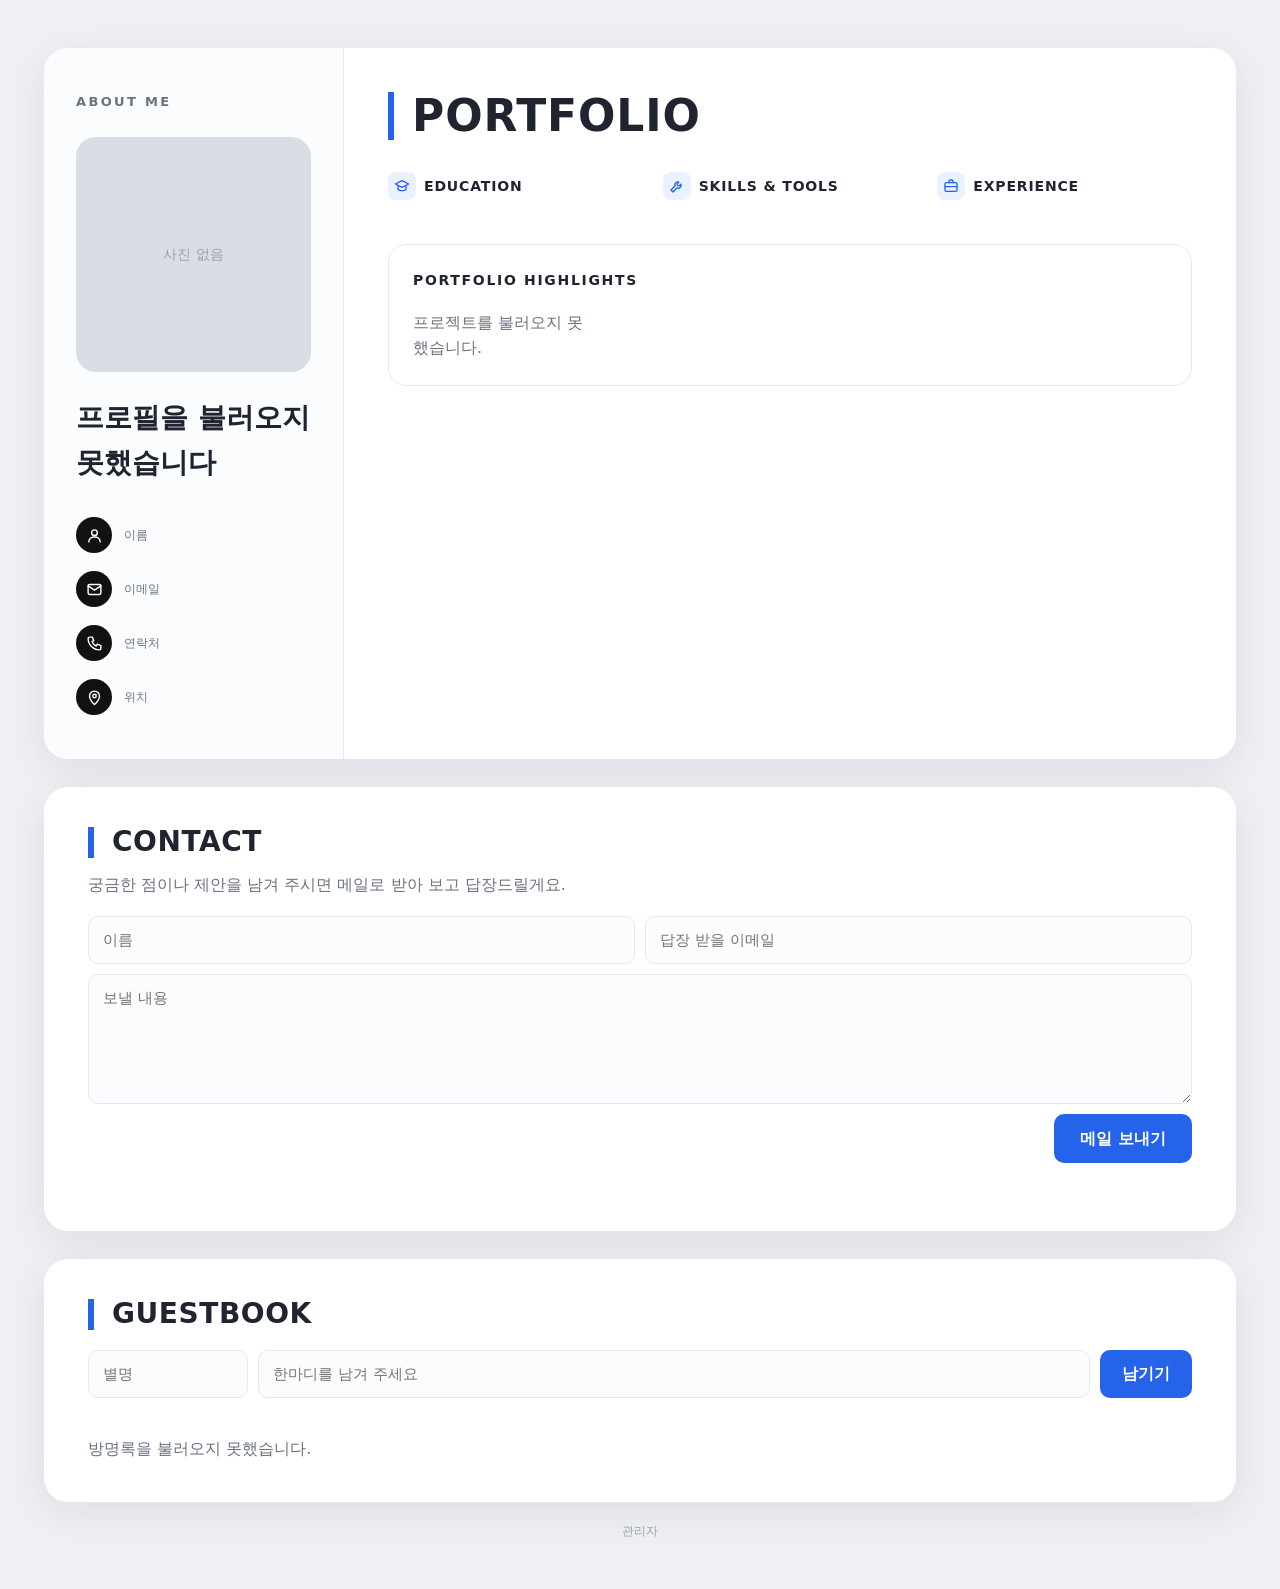
<file: index.html>
<!DOCTYPE html>
<html lang="ko">
<head>
  <meta charset="UTF-8">
  <meta name="viewport" content="width=device-width, initial-scale=1">
  <title>포트폴리오</title>
  <link rel="stylesheet" href="style.css">
</head>
<body>
  <main class="page">

    <!-- 흰 큰 카드 -->
    <section class="sheet">

      <!-- 왼쪽: ABOUT ME -->
      <aside class="about">
        <p class="section-label">ABOUT ME</p>

        <div class="photo" id="photo">
          <span class="photo-empty">사진 없음</span>
        </div>

        <h2 class="about-name" id="name">불러오는 중…</h2>
        <p class="about-title" id="title"></p>
        <p class="badge" id="badge" hidden></p>

        <ul class="contact">
          <li>
            <span class="contact-icon">
              <svg viewBox="0 0 24 24"><circle cx="12" cy="8" r="4"/><path d="M4 21c0-4.4 3.6-7 8-7s8 2.6 8 7"/></svg>
            </span>
            <span class="contact-text">
              <span class="contact-key">이름</span>
              <span class="contact-value" id="c-name"></span>
            </span>
          </li>
          <li>
            <span class="contact-icon">
              <svg viewBox="0 0 24 24"><rect x="3" y="5" width="18" height="14" rx="2"/><path d="M3 7l9 6 9-6"/></svg>
            </span>
            <span class="contact-text">
              <span class="contact-key">이메일</span>
              <span class="contact-value" id="c-email"></span>
            </span>
          </li>
          <li>
            <span class="contact-icon">
              <svg viewBox="0 0 24 24"><path d="M5 3h4l2 5-2.5 1.5a11 11 0 0 0 6 6L16 13l5 2v4a2 2 0 0 1-2 2A16 16 0 0 1 3 5a2 2 0 0 1 2-2z"/></svg>
            </span>
            <span class="contact-text">
              <span class="contact-key">연락처</span>
              <span class="contact-value" id="c-phone"></span>
            </span>
          </li>
          <li>
            <span class="contact-icon">
              <svg viewBox="0 0 24 24"><path d="M12 22s7-6.2 7-12a7 7 0 0 0-14 0c0 5.8 7 12 7 12z"/><circle cx="12" cy="10" r="2.5"/></svg>
            </span>
            <span class="contact-text">
              <span class="contact-key">위치</span>
              <span class="contact-value" id="c-location"></span>
            </span>
          </li>
        </ul>
      </aside>

      <!-- 오른쪽: PORTFOLIO -->
      <div class="content">
        <h1 class="big-title">PORTFOLIO</h1>

        <p class="headline" id="headline"></p>
        <p class="intro" id="intro"></p>

        <div class="facts">
          <div class="fact">
            <h3 class="fact-title">
              <span class="fact-icon">
                <svg viewBox="0 0 24 24"><path d="M2 9l10-5 10 5-10 5z"/><path d="M6 11v5c0 1.5 2.7 3 6 3s6-1.5 6-3v-5"/></svg>
              </span>
              EDUCATION
            </h3>
            <p class="fact-text" id="education"></p>
          </div>
          <div class="fact">
            <h3 class="fact-title">
              <span class="fact-icon">
                <svg viewBox="0 0 24 24"><path d="M14.7 6.3a4 4 0 0 0-5.4 5.4L3 18l3 3 6.3-6.3a4 4 0 0 0 5.4-5.4l-2.5 2.5-2.4-.6-.6-2.4z"/></svg>
              </span>
              SKILLS &amp; TOOLS
            </h3>
            <p class="fact-text" id="skills"></p>
          </div>
          <div class="fact">
            <h3 class="fact-title">
              <span class="fact-icon">
                <svg viewBox="0 0 24 24"><rect x="3" y="7" width="18" height="13" rx="2"/><path d="M9 7V5a2 2 0 0 1 2-2h2a2 2 0 0 1 2 2v2M3 13h18"/></svg>
              </span>
              EXPERIENCE
            </h3>
            <p class="fact-text" id="experience"></p>
          </div>
        </div>

        <div class="highlights">
          <h3 class="highlights-title">PORTFOLIO HIGHLIGHTS</h3>
          <div class="cards" id="cards">
            <p class="muted">불러오는 중…</p>
          </div>
        </div>

        <blockquote class="quote" id="quote" hidden></blockquote>
      </div>
    </section>

    <!-- 메일 보내기 (Web3Forms) -->
    <section class="sheet guestbook">
      <h2 class="big-title small">CONTACT</h2>
      <p class="intro mail-guide">궁금한 점이나 제안을 남겨 주시면 메일로 받아 보고 답장드릴게요.</p>

      <form class="mail-form" id="mail-form">
        <div class="mail-row">
          <input class="gb-input" id="mail-name" type="text" placeholder="이름" maxlength="50" autocomplete="name" required>
          <input class="gb-input" id="mail-email" type="email" placeholder="답장 받을 이메일" maxlength="100" autocomplete="email" required>
        </div>
        <textarea class="gb-input mail-message" id="mail-message" placeholder="보낼 내용" maxlength="2000" required></textarea>
        <!-- 스팸 로봇만 채우는 칸 (사람에게는 안 보임) -->
        <input type="checkbox" id="mail-botcheck" class="mail-botcheck" tabindex="-1" autocomplete="off">
        <button class="gb-button mail-button" id="mail-button" type="button">메일 보내기</button>
      </form>
      <p class="gb-status" id="mail-status"></p>
    </section>

    <!-- 방명록 -->
    <section class="sheet guestbook">
      <h2 class="big-title small">GUESTBOOK</h2>

      <form class="gb-form" id="gb-form">
        <input class="gb-input gb-nick" id="gb-nick" type="text" placeholder="별명" maxlength="20" required>
        <input class="gb-input gb-msg" id="gb-msg" type="text" placeholder="한마디를 남겨 주세요" maxlength="200" required>
        <button class="gb-button" id="gb-button" type="button">남기기</button>
      </form>
      <p class="gb-status" id="gb-status"></p>

      <ul class="gb-list" id="gb-list">
        <li class="muted">불러오는 중…</li>
      </ul>
    </section>

    <p class="admin-link"><a href="admin.html">관리자</a></p>
  </main>

  <script src="script.js"></script>
</body>
</html>
</file>
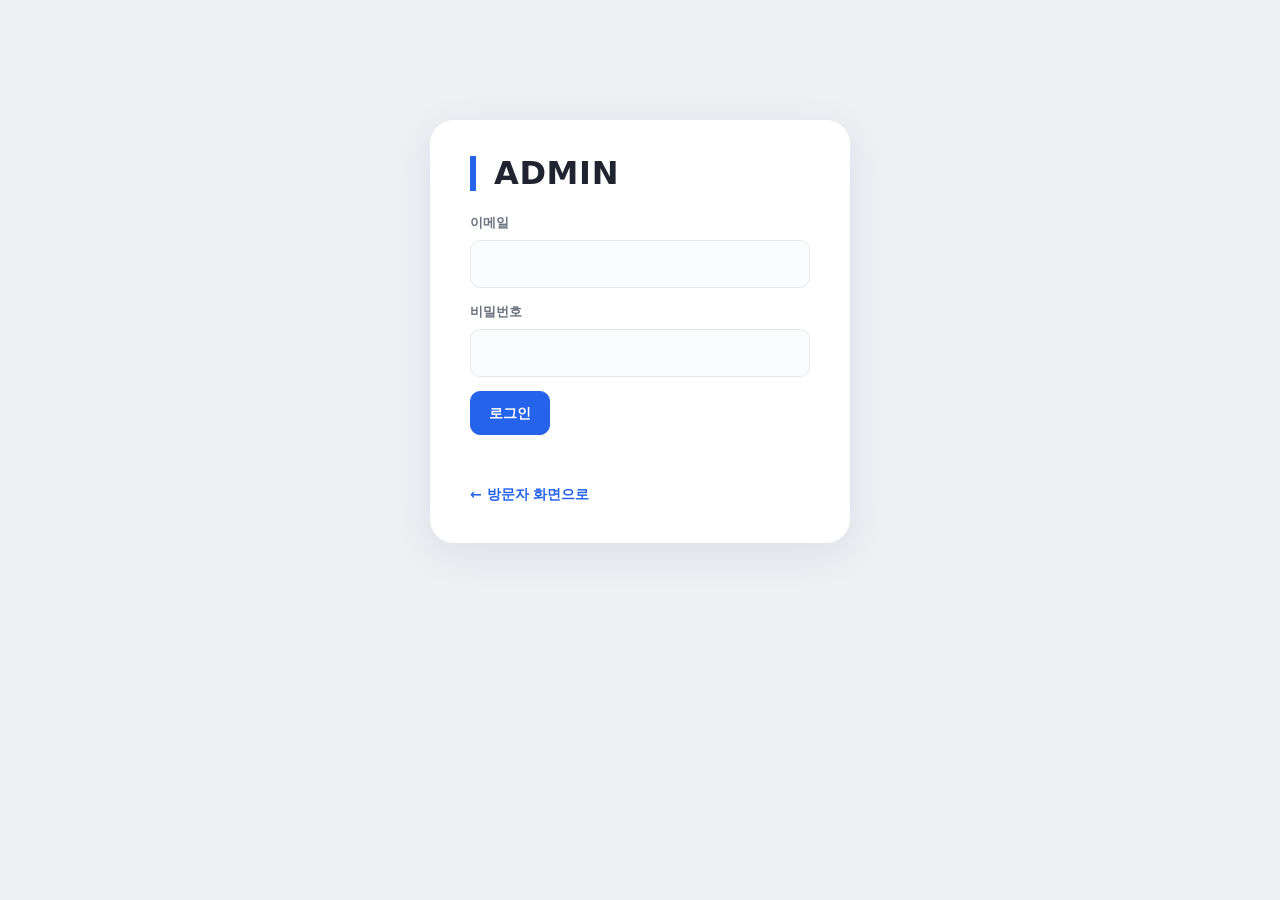
<file: admin.html>
<!DOCTYPE html>
<html lang="ko">
<head>
  <meta charset="UTF-8">
  <meta name="viewport" content="width=device-width, initial-scale=1">
  <meta name="robots" content="noindex">
  <title>관리자</title>
  <!-- 방문자 화면과 같은 색·글꼴·카드 모양 -->
  <link rel="stylesheet" href="style.css">
  <style>
    /* ===== 관리자 화면에만 쓰는 모양 ===== */
    .admin .sheet {
      display: block;
      padding: 36px 40px;
      margin-bottom: 24px;
    }

    .admin .big-title {
      font-size: 32px;
      margin-bottom: 22px;
    }

    .admin-top {
      display: flex;
      align-items: center;
      justify-content: space-between;
      gap: 12px;
      flex-wrap: wrap;
      margin-bottom: 24px;
    }

    .admin-top .big-title {
      margin-bottom: 0;
    }

    .admin-who {
      display: flex;
      align-items: center;
      gap: 12px;
      color: var(--gray);
      font-size: 14px;
    }

    .admin-nav a {
      color: var(--blue);
      font-weight: 700;
      font-size: 14px;
      text-decoration: none;
    }

    .login-box {
      max-width: 420px;
      margin: 8vh auto 0;
    }

    .field {
      display: flex;
      flex-direction: column;
      gap: 6px;
      margin-bottom: 14px;
      min-width: 0;
    }

    .field label,
    .field .field-label {
      font-size: 13px;
      font-weight: 700;
      color: var(--gray);
    }

    .field textarea {
      min-height: 90px;
      resize: vertical;
    }

    .grid-2 {
      display: grid;
      grid-template-columns: 1fr 1fr;
      gap: 0 18px;
    }

    .btn {
      font: inherit;
      font-size: 14px;
      font-weight: 700;
      border-radius: 10px;
      padding: 10px 18px;
      border: 1px solid var(--line);
      background: #fff;
      color: var(--text);
      cursor: pointer;
    }

    .btn:disabled {
      opacity: 0.5;
      cursor: default;
    }

    .btn-blue {
      background: var(--blue);
      border-color: var(--blue);
      color: #fff;
    }

    .btn-red {
      color: #dc2626;
      border-color: #f5c2c2;
    }

    .btn-small {
      padding: 5px 10px;
      font-size: 13px;
      border-radius: 8px;
    }

    .btn-row {
      display: flex;
      gap: 8px;
      flex-wrap: wrap;
      align-items: center;
    }

    .note {
      font-size: 13px;
      color: var(--gray);
      min-height: 20px;
      margin-top: 8px;
    }

    .note.bad {
      color: #dc2626;
    }

    .note.good {
      color: #059669;
    }

    /* 사진·파일 고르는 칸 */
    .file-box {
      display: flex;
      align-items: center;
      gap: 12px;
      flex-wrap: wrap;
    }

    .file-preview {
      width: 72px;
      height: 72px;
      border-radius: 12px;
      background: #d9dde4;
      overflow: hidden;
      flex: none;
    }

    .file-preview img {
      width: 100%;
      height: 100%;
      object-fit: cover;
      display: block;
    }

    .file-now {
      font-size: 13px;
      color: var(--gray);
      overflow-wrap: anywhere;
    }

    .file-now a {
      color: var(--blue);
    }

    /* 목록 줄 */
    .rows {
      list-style: none;
      padding: 0;
      margin: 0;
    }

    .row {
      display: flex;
      align-items: center;
      gap: 14px;
      padding: 14px 0;
      border-top: 1px solid var(--line);
    }

    .row-thumb {
      width: 64px;
      height: 44px;
      border-radius: 8px;
      background: #d9dde4;
      overflow: hidden;
      flex: none;
    }

    .row-thumb img {
      width: 100%;
      height: 100%;
      object-fit: cover;
      display: block;
    }

    .row-main {
      flex: 1;
      min-width: 0;
    }

    .row-title {
      font-weight: 700;
      overflow-wrap: anywhere;
    }

    .row-sub {
      font-size: 13px;
      color: var(--gray);
      overflow-wrap: anywhere;
    }

    .count {
      display: inline-flex;
      align-items: center;
      gap: 4px;
      font-size: 13px;
      color: #e11d48;
      font-weight: 700;
      white-space: nowrap;
    }

    .editor {
      border: 1px solid var(--line);
      border-radius: 18px;
      padding: 24px;
      margin-top: 20px;
      background: #fbfcfe;
    }

    .editor h3 {
      font-size: 16px;
      margin-bottom: 16px;
    }

    @media (max-width: 760px) {
      .admin .sheet {
        padding: 26px 20px;
      }

      .grid-2 {
        grid-template-columns: 1fr;
      }

      .row {
        flex-wrap: wrap;
      }

      .row .btn-row {
        width: 100%;
      }
    }
  </style>
</head>
<body>
  <main class="page admin">

    <!-- ===== 로그인 화면 ===== -->
    <section class="sheet login-box" id="login-view" hidden>
      <h1 class="big-title">ADMIN</h1>
      <form id="login-form">
        <div class="field">
          <label for="login-email">이메일</label>
          <input class="gb-input" id="login-email" type="email" autocomplete="username" required>
        </div>
        <div class="field">
          <label for="login-password">비밀번호</label>
          <input class="gb-input" id="login-password" type="password" autocomplete="current-password" required>
        </div>
        <button class="btn btn-blue" id="login-button" type="button">로그인</button>
      </form>
      <p class="note" id="login-note"></p>
      <p class="admin-nav" style="margin-top: 18px"><a href="index.html">← 방문자 화면으로</a></p>
    </section>

    <!-- ===== 관리자가 아닐 때 ===== -->
    <section class="sheet login-box" id="denied-view" hidden>
      <h1 class="big-title">ADMIN</h1>
      <p>관리자만 쓸 수 있어요.</p>
      <p class="note" id="denied-email"></p>
      <div class="btn-row" style="margin-top: 16px">
        <button class="btn logout-button" type="button">로그아웃</button>
      </div>
    </section>

    <!-- ===== 관리자 화면 ===== -->
    <div id="admin-view" hidden>

      <div class="admin-top">
        <h1 class="big-title">ADMIN</h1>
        <div class="admin-who">
          <span class="admin-nav"><a href="index.html" target="_blank" rel="noopener">방문자 화면 보기</a></span>
          <span id="who"></span>
          <button class="btn btn-small logout-button" type="button">로그아웃</button>
        </div>
      </div>

      <!-- 프로필 -->
      <section class="sheet">
        <h2 class="big-title">PROFILE</h2>
        <form id="profile-form">
          <div class="field">
            <span class="field-label">프로필 사진 (이미지, 10MB까지)</span>
            <div class="file-box">
              <div class="file-preview" id="photo-preview"></div>
              <input type="file" id="photo-file" accept="image/png,image/jpeg,image/webp,image/gif">
              <button class="btn btn-small btn-red" id="photo-clear" type="button">사진 빼기</button>
            </div>
          </div>
          <div class="grid-2">
            <div class="field"><label for="p-name">이름</label><input class="gb-input" id="p-name"></div>
            <div class="field"><label for="p-title">직함</label><input class="gb-input" id="p-title"></div>
            <div class="field"><label for="p-career_badge">경력 배지</label><input class="gb-input" id="p-career_badge"></div>
            <div class="field"><label for="p-email">이메일</label><input class="gb-input" id="p-email"></div>
            <div class="field"><label for="p-phone">연락처</label><input class="gb-input" id="p-phone"></div>
            <div class="field"><label for="p-location">위치</label><input class="gb-input" id="p-location"></div>
          </div>
          <div class="field"><label for="p-headline">한 줄 소개 (이 안의 이름에 파란 밑줄)</label><input class="gb-input" id="p-headline"></div>
          <div class="field"><label for="p-intro">소개 글</label><textarea class="gb-input" id="p-intro"></textarea></div>
          <div class="grid-2">
            <div class="field"><label for="p-education">EDUCATION</label><textarea class="gb-input" id="p-education"></textarea></div>
            <div class="field"><label for="p-skills">SKILLS &amp; TOOLS</label><textarea class="gb-input" id="p-skills"></textarea></div>
          </div>
          <div class="field"><label for="p-experience">EXPERIENCE</label><textarea class="gb-input" id="p-experience"></textarea></div>
          <div class="field"><label for="p-quote">맨 아래 인용</label><input class="gb-input" id="p-quote"></div>
          <button class="btn btn-blue" id="profile-save" type="button">프로필 저장</button>
          <p class="note" id="profile-note"></p>
        </form>
      </section>

      <!-- 포트폴리오 카드 -->
      <section class="sheet">
        <h2 class="big-title">PORTFOLIO</h2>
        <div class="btn-row" style="margin-bottom: 12px">
          <button class="btn btn-blue" id="project-new" type="button">+ 카드 추가</button>
        </div>
        <ul class="rows" id="project-list"><li class="muted">불러오는 중…</li></ul>
        <p class="note" id="project-list-note"></p>

        <!-- 카드 추가·수정 칸 -->
        <div class="editor" id="project-editor" hidden>
          <h3 id="editor-title">카드 추가</h3>
          <form id="project-form">
            <div class="grid-2">
              <div class="field"><label for="e-number">번호 (예: 01)</label><input class="gb-input" id="e-number"></div>
              <div class="field"><label for="e-category">분류</label><input class="gb-input" id="e-category"></div>
            </div>
            <div class="field"><label for="e-title">제목 (꼭 적기)</label><input class="gb-input" id="e-title"></div>
            <div class="field"><label for="e-description">설명</label><textarea class="gb-input" id="e-description"></textarea></div>
            <div class="field"><label for="e-tags">태그 (쉼표로 나누기, 예: 총괄 PM, UI/UX)</label><input class="gb-input" id="e-tags"></div>
            <div class="field">
              <span class="field-label">썸네일 이미지 (이미지, 10MB까지)</span>
              <div class="file-box">
                <div class="file-preview" id="thumb-preview"></div>
                <input type="file" id="e-thumb" accept="image/png,image/jpeg,image/webp,image/gif">
                <button class="btn btn-small btn-red" id="thumb-clear" type="button">썸네일 빼기</button>
              </div>
            </div>
            <div class="field">
              <span class="field-label">첨부 파일 (이미지 또는 PDF, 10MB까지)</span>
              <div class="file-box">
                <input type="file" id="e-file" accept="image/png,image/jpeg,image/webp,image/gif,application/pdf">
                <button class="btn btn-small btn-red" id="file-clear" type="button">첨부 빼기</button>
              </div>
              <p class="file-now" id="file-now"></p>
            </div>
            <div class="btn-row">
              <button class="btn btn-blue" id="project-save" type="button">저장</button>
              <button class="btn" id="project-cancel" type="button">취소</button>
            </div>
            <p class="note" id="project-note"></p>
          </form>
        </div>
      </section>

      <!-- 좋아요 -->
      <section class="sheet">
        <h2 class="big-title">LIKES</h2>
        <ul class="rows" id="like-list"><li class="muted">불러오는 중…</li></ul>
        <p class="note" id="like-note"></p>
      </section>

      <!-- 방명록 -->
      <section class="sheet">
        <h2 class="big-title">GUESTBOOK</h2>
        <ul class="rows" id="guest-list"><li class="muted">불러오는 중…</li></ul>
        <p class="note" id="guest-note"></p>
      </section>
    </div>

  </main>

  <script src="admin.js"></script>
</body>
</html>
</file>
<file: style.css>
/* ===== 색과 기본 ===== */
:root {
  --bg: #eef0f4;        /* 연회색 바탕 */
  --card: #ffffff;      /* 흰 카드 */
  --blue: #2563eb;      /* 파란 강조색 */
  --blue-soft: #eaf1ff;
  --text: #1f2430;
  --gray: #6b7280;
  --line: #e5e8ee;
  --tag: #f1f3f6;
}

* {
  box-sizing: border-box;
}

/* hidden을 붙인 것은 항상 숨긴다 */
[hidden] {
  display: none !important;
}

body {
  margin: 0;
  background: var(--bg);
  color: var(--text);
  font-family: "Pretendard", "Apple SD Gothic Neo", "Malgun Gothic", "Noto Sans KR", system-ui, sans-serif;
  line-height: 1.6;
}

h1, h2, h3, p {
  margin: 0;
}

.muted {
  color: var(--gray);
}

.page {
  max-width: 1240px;
  margin: 0 auto;
  padding: 48px 24px;
}

/* ===== 흰 큰 카드 ===== */
.sheet {
  background: var(--card);
  border-radius: 24px;
  box-shadow: 0 10px 40px rgba(20, 30, 60, 0.08);
  display: grid;
  grid-template-columns: 300px 1fr;
  overflow: hidden;
}

.section-label {
  font-size: 13px;
  font-weight: 800;
  letter-spacing: 0.18em;
  color: var(--gray);
  margin-bottom: 24px;
}

/* ===== 왼쪽 ABOUT ME ===== */
.about {
  padding: 44px 32px;
  border-right: 1px solid var(--line);
  background: #fbfcfe;
}

.photo {
  width: 100%;
  aspect-ratio: 1 / 1;
  border-radius: 20px;
  overflow: hidden;
  background: #d9dde4;      /* 사진이 없을 때 회색 자리 */
  display: flex;
  align-items: center;
  justify-content: center;
  margin-bottom: 24px;
}

.photo img {
  width: 100%;
  height: 100%;
  object-fit: cover;
  display: block;
}

.photo-empty {
  color: #9aa1ad;
  font-size: 14px;
}

.about-name {
  font-size: 28px;
  font-weight: 800;
}

.about-title {
  color: var(--blue);
  font-weight: 700;
  margin-top: 4px;
}

.badge {
  display: inline-block;
  margin-top: 14px;
  padding: 5px 14px;
  border: 1.5px solid var(--blue);
  border-radius: 999px;
  color: var(--blue);
  font-size: 13px;
  font-weight: 700;
}

.contact {
  list-style: none;
  padding: 0;
  margin: 32px 0 0;
  display: grid;
  gap: 18px;
}

.contact li {
  display: flex;
  align-items: center;
  gap: 12px;
}

.contact-icon {
  flex: none;
  width: 36px;
  height: 36px;
  border-radius: 50%;
  background: #111;          /* 동그란 검정 아이콘 */
  display: flex;
  align-items: center;
  justify-content: center;
}

.contact-icon svg {
  width: 17px;
  height: 17px;
  fill: none;
  stroke: #fff;
  stroke-width: 2;
  stroke-linecap: round;
  stroke-linejoin: round;
}

.contact-text {
  display: flex;
  flex-direction: column;
  min-width: 0;
}

.contact-key {
  font-size: 12px;
  color: var(--gray);
}

.contact-value {
  font-size: 14px;
  font-weight: 600;
  overflow-wrap: anywhere;
}

/* ===== 오른쪽 PORTFOLIO ===== */
.content {
  padding: 44px 44px 40px;
  min-width: 0;
}

.big-title {
  font-size: 44px;
  font-weight: 900;
  letter-spacing: 0.02em;
  line-height: 1.1;
  padding-left: 18px;
  border-left: 6px solid var(--blue);   /* 파란 세로 막대 */
  margin-bottom: 28px;
}

.big-title.small {
  font-size: 28px;
  margin-bottom: 20px;
}

.headline {
  font-size: 22px;
  font-weight: 700;
  line-height: 1.5;
}

.headline .name-mark {
  color: var(--blue);
  text-decoration: underline;
  text-decoration-color: var(--blue);
  text-decoration-thickness: 3px;
  text-underline-offset: 6px;
}

.intro {
  margin-top: 14px;
  color: var(--gray);
  white-space: pre-line;
}

/* 세 칸 */
.facts {
  display: grid;
  grid-template-columns: repeat(3, 1fr);
  gap: 20px;
  margin-top: 32px;
}

.fact {
  min-width: 0;
}

.fact-title {
  display: flex;
  align-items: center;
  gap: 8px;
  font-size: 14px;
  font-weight: 800;
  letter-spacing: 0.06em;
  margin-bottom: 8px;
}

.fact-icon {
  flex: none;
  width: 28px;
  height: 28px;
  border-radius: 8px;
  background: var(--blue-soft);
  display: flex;
  align-items: center;
  justify-content: center;
}

.fact-icon svg {
  width: 16px;
  height: 16px;
  fill: none;
  stroke: var(--blue);
  stroke-width: 2;
  stroke-linecap: round;
  stroke-linejoin: round;
}

.fact-text {
  font-size: 14px;
  color: var(--gray);
  white-space: pre-line;
  overflow-wrap: anywhere;
}

/* PORTFOLIO HIGHLIGHTS 상자 */
.highlights {
  margin-top: 36px;
  border: 1px solid var(--line);
  border-radius: 18px;
  padding: 24px;
}

.highlights-title {
  font-size: 14px;
  font-weight: 800;
  letter-spacing: 0.12em;
  margin-bottom: 18px;
}

.cards {
  display: grid;
  grid-template-columns: repeat(4, 1fr);
  gap: 16px;
}

/* 카드 하나 */
.card {
  display: flex;
  flex-direction: column;
  border: 1px solid var(--line);
  border-radius: 14px;
  background: #fff;
  overflow: hidden;
  min-width: 0;
  transition: transform 0.15s, box-shadow 0.15s;
}

.card:hover {
  transform: translateY(-3px);
  box-shadow: 0 8px 20px rgba(20, 30, 60, 0.08);
}

.card-link {
  display: block;
  color: inherit;
  text-decoration: none;
  flex: 1;
}

a.card-link {
  cursor: pointer;
}

/* 브라우저 창 모양 썸네일 */
.window {
  margin: 12px 12px 0;
  border: 1px solid var(--line);
  border-radius: 10px;
  overflow: hidden;
  background: #fff;
}

.window-bar {
  display: flex;
  gap: 5px;
  padding: 7px 9px;
  background: #f3f4f7;
  border-bottom: 1px solid var(--line);
}

.window-bar span {
  width: 7px;
  height: 7px;
  border-radius: 50%;
  background: #c9ced8;
}

.window-body {
  aspect-ratio: 16 / 10;
  background: #d9dde4;      /* 이미지가 없을 때 회색 자리 */
}

.window-body img {
  width: 100%;
  height: 100%;
  object-fit: cover;
  display: block;
}

.card-body {
  padding: 14px 14px 6px;
}

.card-meta {
  font-size: 12px;
  font-weight: 700;
  color: var(--blue);
}

.card-title {
  font-size: 16px;
  font-weight: 800;
  margin-top: 4px;
  line-height: 1.4;
}

.card-desc {
  font-size: 13px;
  color: var(--gray);
  margin-top: 6px;
  /* 두 줄까지만 보이고 나머지는 … */
  display: -webkit-box;
  -webkit-line-clamp: 2;
  -webkit-box-orient: vertical;
  overflow: hidden;
}

.tags {
  display: flex;
  flex-wrap: wrap;
  gap: 6px;
  margin-top: 10px;
}

.tag {
  font-size: 12px;
  background: var(--tag);
  color: var(--gray);
  border-radius: 6px;
  padding: 2px 8px;
}

.card-foot {
  padding: 4px 14px 14px;
}

/* 하트 좋아요 버튼 */
.like {
  display: inline-flex;
  align-items: center;
  gap: 6px;
  border: 1px solid var(--line);
  background: #fff;
  border-radius: 999px;
  padding: 4px 12px;
  font: inherit;
  font-size: 13px;
  color: var(--gray);
  cursor: pointer;
}

.like svg {
  width: 16px;
  height: 16px;
  fill: none;
  stroke: currentColor;
  stroke-width: 2;
}

.like:hover {
  border-color: #f3a3b5;
  color: #e11d48;
}

.like.on {
  color: #e11d48;
  border-color: #f3a3b5;
  background: #fff1f4;
  cursor: default;
}

.like.on svg {
  fill: currentColor;
}

/* 기울어진 인용 */
.quote {
  margin: 36px 0 0;
  padding: 18px 22px;
  border-left: 4px solid var(--blue);
  background: #f7f9fc;
  border-radius: 0 12px 12px 0;
  font-style: italic;
  color: #4b5563;
}

/* ===== 방명록 ===== */
.guestbook {
  display: block;
  margin-top: 28px;
  padding: 40px 44px;
}

.gb-form {
  display: flex;
  gap: 10px;
}

.gb-input {
  font: inherit;
  font-size: 15px;
  padding: 11px 14px;
  border: 1px solid var(--line);
  border-radius: 10px;
  background: #fbfcfe;
  min-width: 0;
}

.gb-input:focus {
  outline: 2px solid var(--blue-soft);
  border-color: var(--blue);
}

.gb-nick {
  width: 160px;
}

.gb-msg {
  flex: 1;
}

.gb-button {
  font: inherit;
  font-weight: 700;
  color: #fff;
  background: var(--blue);
  border: none;
  border-radius: 10px;
  padding: 0 22px;
  cursor: pointer;
}

.gb-button:disabled {
  opacity: 0.6;
  cursor: default;
}

.gb-status {
  min-height: 22px;
  font-size: 13px;
  color: var(--gray);
  margin-top: 6px;
}

.gb-list {
  list-style: none;
  padding: 0;
  margin: 10px 0 0;
}

.gb-item {
  padding: 14px 0;
  border-top: 1px solid var(--line);
}

.gb-head {
  display: flex;
  align-items: baseline;
  gap: 10px;
}

.gb-name {
  font-weight: 700;
}

.gb-date {
  font-size: 12px;
  color: var(--gray);
}

.gb-text {
  margin-top: 2px;
  overflow-wrap: anywhere;
  white-space: pre-line;
}

/* ===== 메일 보내기 ===== */
.mail-guide {
  margin: -6px 0 18px;
}

.mail-form {
  display: flex;
  flex-direction: column;
  gap: 10px;
}

.mail-row {
  display: flex;
  gap: 10px;
}

.mail-row .gb-input {
  flex: 1;
}

.mail-message {
  min-height: 130px;
  resize: vertical;
}

.mail-button {
  align-self: flex-end;
  padding: 12px 26px;
}

.mail-botcheck {
  display: none;
}

/* 맨 아래 작은 관리자 링크 */
.admin-link {
  text-align: center;
  margin-top: 20px;
  font-size: 12px;
}

.admin-link a {
  color: #9aa1ad;
  text-decoration: none;
}

.admin-link a:hover {
  color: var(--blue);
}

/* ===== 화면 폭에 따라 ===== */
@media (max-width: 1100px) {
  .cards {
    grid-template-columns: repeat(2, 1fr);
  }
}

/* 휴대폰: 모두 한 줄로 쌓기 */
@media (max-width: 760px) {
  .page {
    padding: 16px;
  }

  .sheet {
    grid-template-columns: 1fr;
    border-radius: 18px;
  }

  .about {
    border-right: none;
    border-bottom: 1px solid var(--line);
    padding: 28px 22px;
  }

  .photo {
    max-width: 220px;
  }

  .content {
    padding: 28px 22px;
  }

  .big-title {
    font-size: 32px;
  }

  .headline {
    font-size: 19px;
  }

  .facts,
  .cards {
    grid-template-columns: 1fr;
  }

  .highlights {
    padding: 16px;
  }

  .guestbook {
    padding: 28px 22px;
  }

  .gb-form {
    flex-direction: column;
  }

  .gb-nick {
    width: 100%;
  }

  .mail-row {
    flex-direction: column;
  }

  .mail-button {
    align-self: stretch;
  }

  .gb-button {
    padding: 12px;
  }
}
</file>
